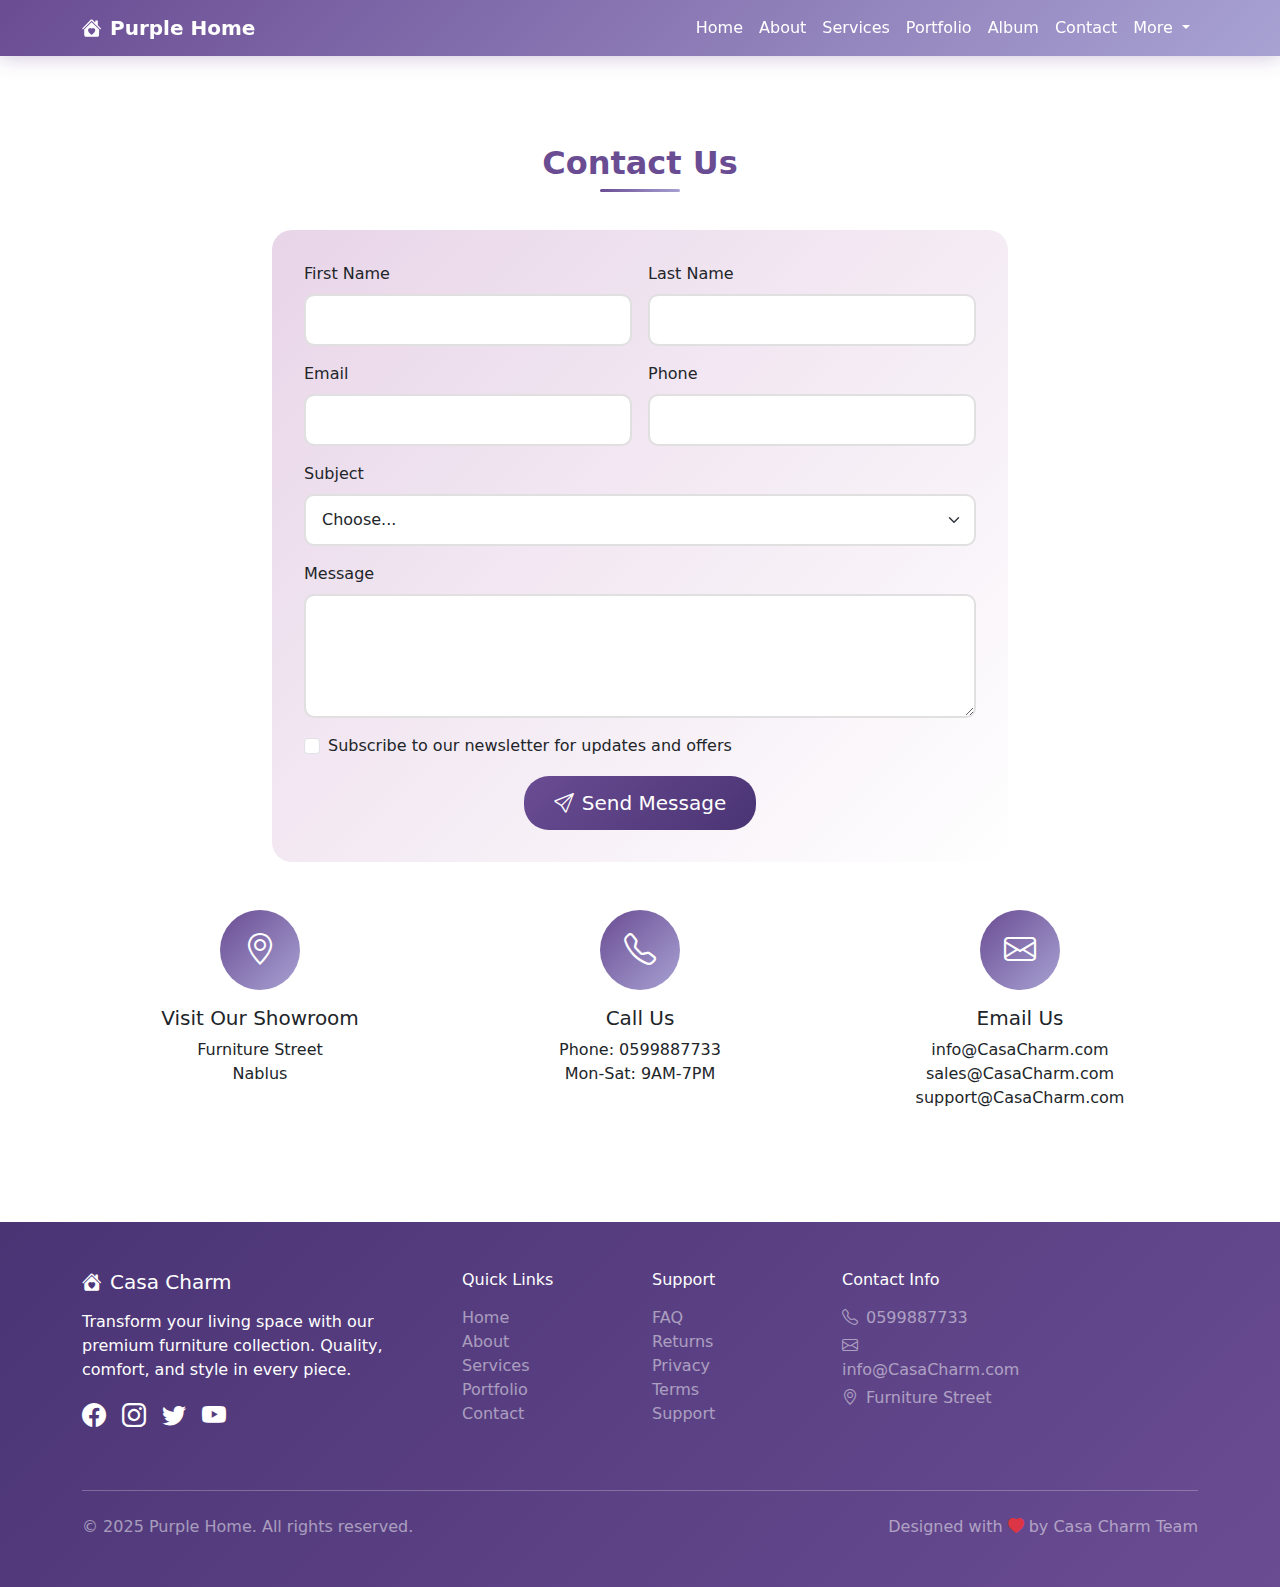
<file: AS2/contact.html>
<!DOCTYPE html>
<html lang="en">
<head>
    <meta charset="UTF-8">
    <meta name="viewport" content="width=device-width, initial-scale=1.0">
    <title>Purple Home - Premium Furniture Store</title>
    <link href="https://cdn.jsdelivr.net/npm/bootstrap@5.3.0/dist/css/bootstrap.min.css" rel="stylesheet">
    <link href="https://cdn.jsdelivr.net/npm/bootstrap-icons@1.10.0/font/bootstrap-icons.css" rel="stylesheet">
    <link rel="stylesheet" href="styles.css">
</head>
<body>
    <!-- Navigation -->
    <nav class="navbar navbar-expand-lg fixed-top">
        <div class="container">
            <a class="navbar-brand fw-bold" href="#home">
                <i class="bi bi-house-heart-fill me-2"></i>Purple Home
            </a>

            <input type="checkbox" id="menu-toggle" class="menu-checkbox">
            <label for="menu-toggle" class="menu-icon">
                <span></span>
                <span></span>
                <span></span>
            </label>
            
            <div class="menu-overlay"></div>
            
            <div class="navbar-collapse" id="navbarNav">
                <ul class="navbar-nav ms-auto">
                    <li class="nav-item"><a class="nav-link" href="index.html">Home</a></li>
                    <li class="nav-item"><a class="nav-link" href="about.html">About</a></li>
                    <li class="nav-item"><a class="nav-link" href="services.html">Services</a></li>
                    <li class="nav-item"><a class="nav-link" href="portfolio.html">Portfolio</a></li>
                    <li class="nav-item"><a class="nav-link" href="album.html">Album</a></li>
                    <li class="nav-item"><a class="nav-link" href="contact.html">Contact</a></li>
                    <li class="nav-item dropdown">
                        <a class="nav-link dropdown-toggle" href="#" role="button">
                            More
                        </a>
                        <ul class="dropdown-menu">
                            <li><a class="dropdown-item" href="privacy.html">Privacy Policy</a></li>
                            <li><a class="dropdown-item" href="returns.html">Return Policy</a></li>
                            <li><a class="dropdown-item" href="terms.html">Terms & Conditions</a></li>
                            <li><a class="dropdown-item" href="faq.html">FAQ</a></li>
                        </ul>
                    </li>
                </ul>
            </div>
        </div>
    </nav>
<!-- Contact Section -->
<section id="contact" class="py-5 mt-5">
    <div class="container py-5">
        <h2 class="text-center section-title">Contact Us</h2>
        <div class="row">
            <div class="col-lg-8 mx-auto">
                <div class="contact-form">
                    <form class="row g-3" action="#" method="post">
                        <div class="col-md-6">
                            <label for="firstName" class="form-label">First Name</label>
                            <input type="text" class="form-control" id="firstName" name="firstName" required>
                        </div>
                        <div class="col-md-6">
                            <label for="lastName" class="form-label">Last Name</label>
                            <input type="text" class="form-control" id="lastName" name="lastName" required>
                        </div>
                        <div class="col-md-6">
                            <label for="email" class="form-label">Email</label>
                            <input type="email" class="form-control" id="email" name="email" required>
                        </div>
                        <div class="col-md-6">
                            <label for="phone" class="form-label">Phone</label>
                            <input type="tel" class="form-control" id="phone" name="phone">
                        </div>
                        <div class="col-12">
                            <label for="subject" class="form-label">Subject</label>
                            <select class="form-select" id="subject" name="subject">
                                <option value="">Choose...</option>
                                <option value="general">General Inquiry</option>
                                <option value="product">Product Information</option>
                                <option value="custom">Custom Design</option>
                                <option value="support">Support</option>
                            </select>
                        </div>
                        <div class="col-12">
                            <label for="message" class="form-label">Message</label>
                            <textarea class="form-control" id="message" name="message" rows="4" required></textarea>
                        </div>
                        <div class="col-12">
                            <div class="form-check">
                                <input class="form-check-input" type="checkbox" id="newsletter" name="newsletter" value="yes">
                                <label class="form-check-label" for="newsletter">
                                    Subscribe to our newsletter for updates and offers
                                </label>
                            </div>
                        </div>
                        <div class="col-12 text-center">
                            <button type="submit" class="btn btn-purple btn-lg">
                                <i class="bi bi-send me-2"></i>Send Message
                            </button>
                        </div>
                    </form>
                </div>
            </div>
        </div>
        
        <div class="row mt-5">
            <div class="col-lg-4 text-center">
                <div class="feature-icon mb-3">
                    <i class="bi bi-geo-alt"></i>
                </div>
                <h5>Visit Our Showroom</h5>
                <p>Furniture Street<br>Nablus</p>
            </div>
            <div class="col-lg-4 text-center">
                <div class="feature-icon mb-3">
                    <i class="bi bi-telephone"></i>
                </div>
                <h5>Call Us</h5>
                <p>Phone: 0599887733<br>Mon-Sat: 9AM-7PM</p>
            </div>
            <div class="col-lg-4 text-center">
                <div class="feature-icon mb-3">
                    <i class="bi bi-envelope"></i>
                </div>
                <h5>Email Us</h5>
                <p>info@CasaCharm.com<br>sales@CasaCharm.com<br>support@CasaCharm.com</p>
            </div>
        </div>
    </div>
</section>
     <!-- Footer -->
    <footer class="footer py-5">
        <div class="container">
            <div class="row">
                <div class="col-lg-4 mb-4">
                    <h5 class="mb-3">
                        <i class="bi bi-house-heart-fill me-2"></i>Casa Charm
                    </h5>
                    <p>Transform your living space with our premium furniture collection. Quality, comfort, and style in every piece.</p>
                    <div class="d-flex gap-3">
                        <a href="#" class="text-white"><i class="bi bi-facebook fs-4"></i></a>
                        <a href="#" class="text-white"><i class="bi bi-instagram fs-4"></i></a>
                        <a href="#" class="text-white"><i class="bi bi-twitter fs-4"></i></a>
                        <a href="#" class="text-white"><i class="bi bi-youtube fs-4"></i></a>
                    </div>
                </div>
                <div class="col-lg-2 col-md-6 mb-4">
                    <h6 class="mb-3">Quick Links</h6>
                    <ul class="list-unstyled">
                        <li><a href="index.html" class="text-white-50 text-decoration-none">Home</a></li>
                        <li><a href="about.html" class="text-white-50 text-decoration-none">About</a></li>
                        <li><a href="services.html" class="text-white-50 text-decoration-none">Services</a></li>
                        <li><a href="portfolio.html" class="text-white-50 text-decoration-none">Portfolio</a></li>
                        <li><a href="contact.html" class="text-white-50 text-decoration-none">Contact</a></li>
                    </ul>
                </div>

                <div class="col-lg-2 col-md-6 mb-4">
                    <h6 class="mb-3">Support</h6>
                    <ul class="list-unstyled">
                        <li><a href="faq.html" class="text-white-50 text-decoration-none">FAQ</a></li>
                        <li><a href="returns.html" class="text-white-50 text-decoration-none">Returns</a></li>
                        <li><a href="privacy.html" class="text-white-50 text-decoration-none">Privacy</a></li>
                        <li><a href="terms.html" class="text-white-50 text-decoration-none">Terms</a></li>
                        <li><a href="contact.html" class="text-white-50 text-decoration-none">Support</a></li>
                    </ul>
                </div>
                <div class="col-lg-2 col-md-6 mb-4">
                    <h6 class="mb-3">Contact Info</h6>
                    <p class="text-white-50 mb-1">
                        <i class="bi bi-telephone me-2"></i>0599887733
                    </p>
                    <p class="text-white-50 mb-1">
                        <i class="bi bi-envelope me-2"></i>info@CasaCharm.com
                    </p>
                    <p class="text-white-50 mb-0">
                        <i class="bi bi-geo-alt me-2"></i>Furniture Street
                    </p>
                </div>
            </div>
            <hr class="my-4">
            <div class="row align-items-center">
                <div class="col-md-6">
                    <p class="text-white-50 mb-0">&copy; 2025 Purple Home. All rights reserved.</p>
                </div>
                <div class="col-md-6 text-md-end">
                    <p class="text-white-50 mb-0">Designed with <i class="bi bi-heart-fill text-danger"></i> by Casa Charm Team</p>
                </div>
            </div>
        </div>
    </footer>
</body>
</html>
</file>
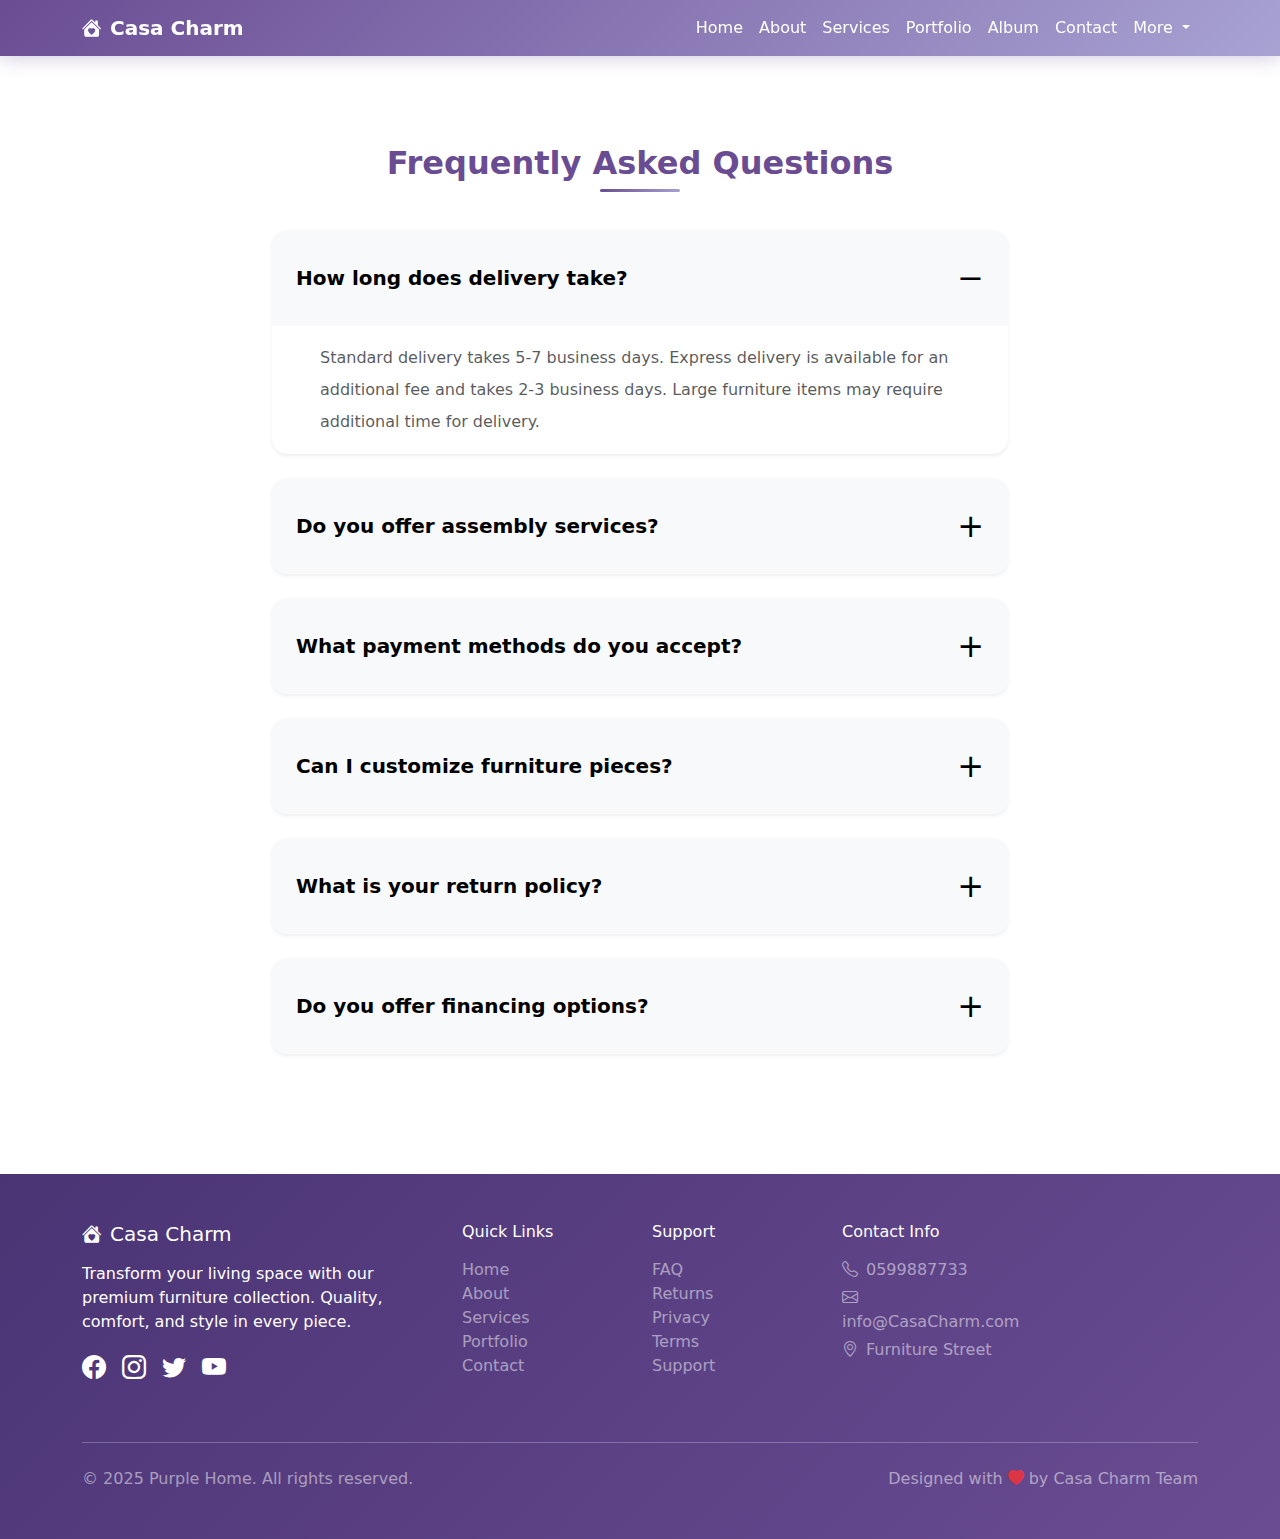
<file: AS2/faq.html>
<!DOCTYPE html>
<html lang="en">
<head>
    <meta charset="UTF-8">
    <meta name="viewport" content="width=device-width, initial-scale=1.0">
    <title>Purple Home - Premium Furniture Store</title>
    <link href="https://cdn.jsdelivr.net/npm/bootstrap@5.3.0/dist/css/bootstrap.min.css" rel="stylesheet">
    <link href="https://cdn.jsdelivr.net/npm/bootstrap-icons@1.10.0/font/bootstrap-icons.css" rel="stylesheet">
    <link rel="stylesheet" href="styles.css">
    
</head>
<body>
    <!-- Navigation -->
    <nav class="navbar navbar-expand-lg fixed-top">
        <div class="container">
            <a class="navbar-brand fw-bold" href="#home">
                <i class="bi bi-house-heart-fill me-2"></i>Casa Charm
            </a>

            <input type="checkbox" id="menu-toggle" class="menu-checkbox">
            <label for="menu-toggle" class="menu-icon">
                <span></span>
                <span></span>
                <span></span>
            </label>
            
            <div class="menu-overlay"></div>
            
            <div class="navbar-collapse" id="navbarNav">
                <ul class="navbar-nav ms-auto">
                    <li class="nav-item"><a class="nav-link" href="index.html">Home</a></li>
                    <li class="nav-item"><a class="nav-link" href="about.html">About</a></li>
                    <li class="nav-item"><a class="nav-link" href="services.html">Services</a></li>
                    <li class="nav-item"><a class="nav-link" href="portfolio.html">Portfolio</a></li>
                    <li class="nav-item"><a class="nav-link" href="album.html">Album</a></li>
                    <li class="nav-item"><a class="nav-link" href="contact.html">Contact</a></li>
                    <li class="nav-item dropdown">
                        <a class="nav-link dropdown-toggle" href="#" role="button">
                            More
                        </a>
                        <ul class="dropdown-menu">
                            <li><a class="dropdown-item" href="privacy.html">Privacy Policy</a></li>
                            <li><a class="dropdown-item" href="returns.html">Return Policy</a></li>
                            <li><a class="dropdown-item" href="terms.html">Terms & Conditions</a></li>
                            <li><a class="dropdown-item" href="faq.html">FAQ</a></li>
                        </ul>
                    </li>
                </ul>
            </div>
        </div>
    </nav>
           <!-- FAQ Section -->
    <section class="py-5 mt-5 ">
        <div class="container py-5">
            <div class="row">
                <div class="col-12">
                    <h2 class="text-center section-title ">Frequently Asked Questions</h2>
                </div>
            </div>
            
            <div class="row justify-content-center">
                <div class="col-lg-8 col-md-10">

                    <div class="card mb-4 border-0 shadow-sm rounded-4 overflow-hidden ">
                        <div class="card-header border-0 p-0 bg-transparent">
                            <input type="checkbox" id="faq1" class="faq-checkbox" checked>
                            <label for="faq1" class="btn btn-light w-100 text-start p-4 border-0 rounded-0 fw-semibold fs-5 d-flex justify-content-between align-items-center">
                                <span class="text-purple">How long does delivery take?</span>
                                <span class="plus-icon fs-2 text-purple fw-light"></span>
                            </label>
                            <div class="collapse-content bg-white text-muted lh-lg">
                                <div class="px-4">
                                    Standard delivery takes 5-7 business days. Express delivery is available for an additional fee and takes 2-3 business days. Large furniture items may require additional time for delivery.
                                </div>
                            </div>
                        </div>
                    </div>

                    <div class="card mb-4 border-0 shadow-sm rounded-4 overflow-hidden">
                        <div class="card-header border-0 p-0 bg-transparent">
                            <input type="checkbox" id="faq2" class="faq-checkbox">
                            <label for="faq2" class="btn btn-light w-100 text-start p-4 border-0 rounded-0 fw-semibold fs-5 d-flex justify-content-between align-items-center">
                                <span class="text-purple">Do you offer assembly services?</span>
                                <span class="plus-icon fs-2 text-purple fw-light"></span>
                            </label>
                            <div class="collapse-content bg-white text-muted lh-lg">
                                <div class="px-4">
                                    Yes, we offer professional assembly services for an additional fee. Our trained technicians will assemble your furniture at your home and ensure everything is set up properly.
                                </div>
                            </div>
                        </div>
                    </div>

                    <div class="card mb-4 border-0 shadow-sm rounded-4 overflow-hidden">
                        <div class="card-header border-0 p-0 bg-transparent">
                            <input type="checkbox" id="faq3" class="faq-checkbox">
                            <label for="faq3" class="btn btn-light w-100 text-start p-4 border-0 rounded-0 fw-semibold fs-5 d-flex justify-content-between align-items-center">
                                <span class="text-purple">What payment methods do you accept?</span>
                                <span class="plus-icon fs-2 text-purple fw-light"></span>
                            </label>
                            <div class="collapse-content bg-white text-muted lh-lg">
                                <div class="px-4">
                                    We accept all major credit cards (Visa, MasterCard, American Express), PayPal, and bank transfers. We also offer financing options for purchases over $500.
                                </div>
                            </div>
                        </div>
                    </div>

                    <div class="card mb-4 border-0 shadow-sm rounded-4 overflow-hidden">
                        <div class="card-header border-0 p-0 bg-transparent">
                            <input type="checkbox" id="faq4" class="faq-checkbox">
                            <label for="faq4" class="btn btn-light w-100 text-start p-4 border-0 rounded-0 fw-semibold fs-5 d-flex justify-content-between align-items-center">
                                <span class="text-purple">Can I customize furniture pieces?</span>
                                <span class="plus-icon fs-2 text-purple fw-light"></span>
                            </label>
                            <div class="collapse-content bg-white text-muted lh-lg">
                                <div class="px-4">
                                    Yes, we offer customization services for many of our furniture pieces. You can choose different colors, fabrics, sizes, and finishes. Custom orders typically take 2-4 weeks to complete.
                                </div>
                            </div>
                        </div>
                    </div>

                    <div class="card mb-4 border-0 shadow-sm rounded-4 overflow-hidden">
                        <div class="card-header border-0 p-0 bg-transparent">
                            <input type="checkbox" id="faq5" class="faq-checkbox">
                            <label for="faq5" class="btn btn-light w-100 text-start p-4 border-0 rounded-0 fw-semibold fs-5 d-flex justify-content-between align-items-center">
                                <span class="text-purple">What is your return policy?</span>
                                <span class="plus-icon fs-2 text-purple fw-light"></span>
                            </label>
                            <div class="collapse-content bg-white text-muted lh-lg">
                                <div class="px-4">
                                    We offer a 30-day return policy for most items in original condition. Custom-made furniture is non-returnable unless defective. All returns must be in original packaging and condition.
                                </div>
                            </div>
                        </div>
                    </div>

                    <div class="card mb-4 border-0 shadow-sm rounded-4 overflow-hidden">
                        <div class="card-header border-0 p-0 bg-transparent">
                            <input type="checkbox" id="faq6" class="faq-checkbox">
                            <label for="faq6" class="btn btn-light w-100 text-start p-4 border-0 rounded-0 fw-semibold fs-5 d-flex justify-content-between align-items-center">
                                <span class="text-purple">Do you offer financing options?</span>
                                <span class="plus-icon fs-2 text-purple fw-light"></span>
                            </label>
                            <div class="collapse-content bg-white text-muted lh-lg">
                                <div class="px-4">
                                    Yes, we offer flexible financing options with 0% interest for qualified customers. We partner with leading financial institutions to provide convenient payment plans. Contact our sales team for more details.
                                </div>
                            </div>
                        </div>
                    </div>

                </div>
            </div>
        </div>
    </section>
          <!-- Footer -->
    <footer class="footer py-5">
        <div class="container">
            <div class="row">
                <div class="col-lg-4 mb-4">
                    <h5 class="mb-3">
                        <i class="bi bi-house-heart-fill me-2"></i>Casa Charm
                    </h5>
                    <p>Transform your living space with our premium furniture collection. Quality, comfort, and style in every piece.</p>
                    <div class="d-flex gap-3">
                        <a href="#" class="text-white"><i class="bi bi-facebook fs-4"></i></a>
                        <a href="#" class="text-white"><i class="bi bi-instagram fs-4"></i></a>
                        <a href="#" class="text-white"><i class="bi bi-twitter fs-4"></i></a>
                        <a href="#" class="text-white"><i class="bi bi-youtube fs-4"></i></a>
                    </div>
                </div>
                <div class="col-lg-2 col-md-6 mb-4">
                    <h6 class="mb-3">Quick Links</h6>
                    <ul class="list-unstyled">
                        <li><a href="index.html" class="text-white-50 text-decoration-none">Home</a></li>
                        <li><a href="about.html" class="text-white-50 text-decoration-none">About</a></li>
                        <li><a href="services.html" class="text-white-50 text-decoration-none">Services</a></li>
                        <li><a href="portfolio.html" class="text-white-50 text-decoration-none">Portfolio</a></li>
                        <li><a href="contact.html" class="text-white-50 text-decoration-none">Contact</a></li>
                    </ul>
                </div>

                <div class="col-lg-2 col-md-6 mb-4">
                    <h6 class="mb-3">Support</h6>
                    <ul class="list-unstyled">
                        <li><a href="faq.html" class="text-white-50 text-decoration-none">FAQ</a></li>
                        <li><a href="returns.html" class="text-white-50 text-decoration-none">Returns</a></li>
                        <li><a href="privacy.html" class="text-white-50 text-decoration-none">Privacy</a></li>
                        <li><a href="terms.html" class="text-white-50 text-decoration-none">Terms</a></li>
                        <li><a href="contact.html" class="text-white-50 text-decoration-none">Support</a></li>
                    </ul>
                </div>
                <div class="col-lg-2 col-md-6 mb-4">
                    <h6 class="mb-3">Contact Info</h6>
                    <p class="text-white-50 mb-1">
                        <i class="bi bi-telephone me-2"></i>0599887733
                    </p>
                    <p class="text-white-50 mb-1">
                        <i class="bi bi-envelope me-2"></i>info@CasaCharm.com
                    </p>
                    <p class="text-white-50 mb-0">
                        <i class="bi bi-geo-alt me-2"></i>Furniture Street
                    </p>
                </div>
            </div>
            <hr class="my-4">
            <div class="row align-items-center">
                <div class="col-md-6">
                    <p class="text-white-50 mb-0">&copy; 2025 Purple Home. All rights reserved.</p>
                </div>
                <div class="col-md-6 text-md-end">
                    <p class="text-white-50 mb-0">Designed with <i class="bi bi-heart-fill text-danger"></i> by Casa Charm Team</p>
                </div>
            </div>
        </div>
    </footer>
</body>
</html>
</file>
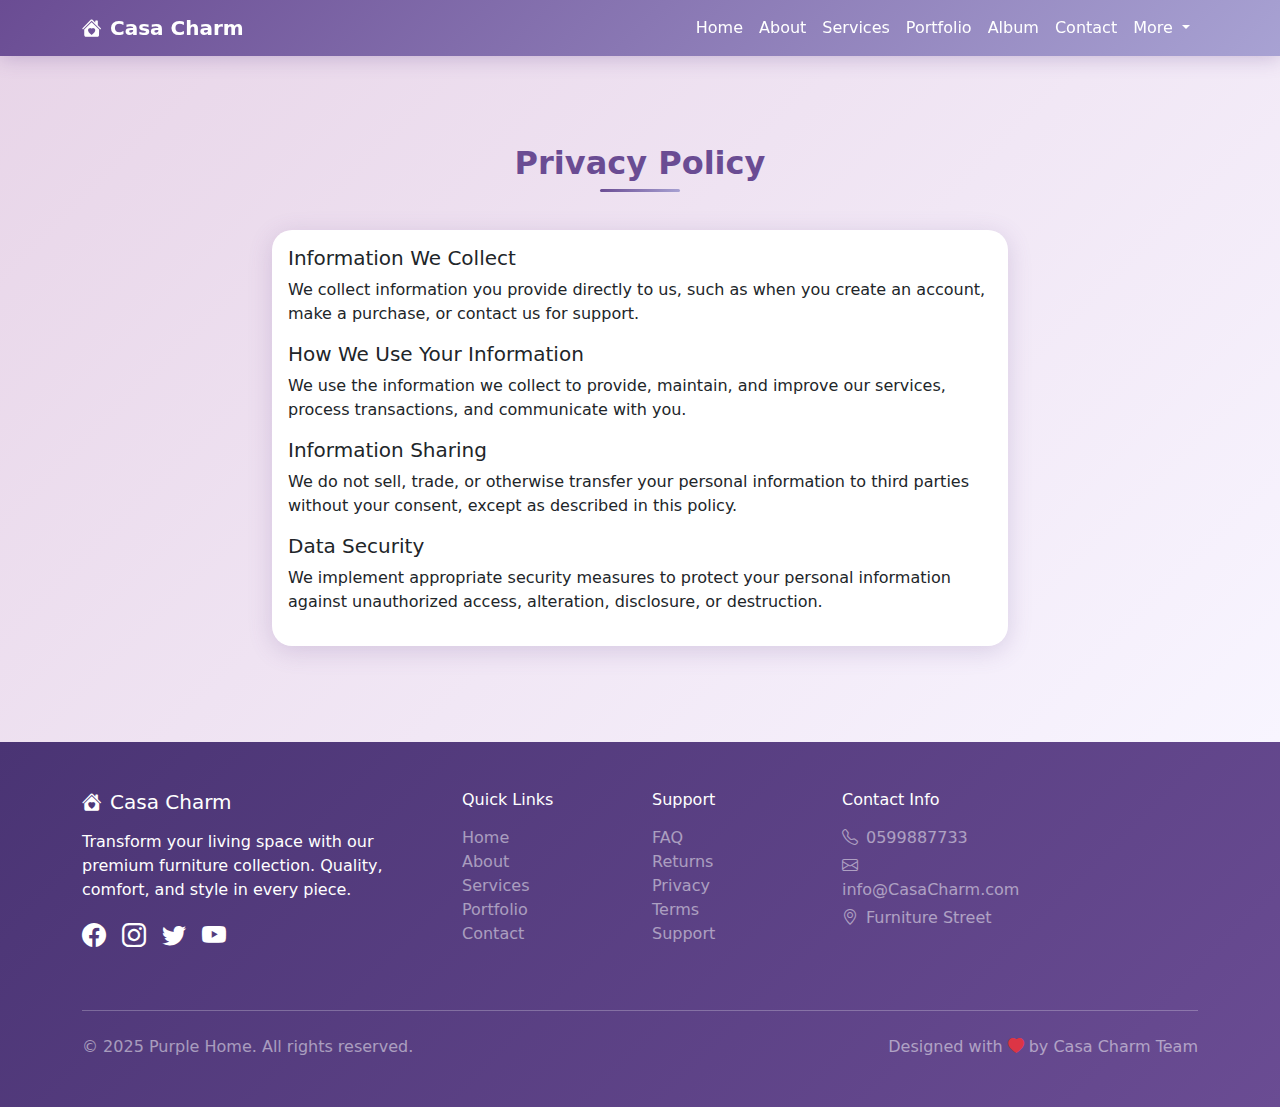
<file: AS2/privacy.html>
<!DOCTYPE html>
<html lang="en">
<head>
    <meta charset="UTF-8">
    <meta name="viewport" content="width=device-width, initial-scale=1.0">
    <title>Purple Home - Premium Furniture Store</title>
    <link href="https://cdn.jsdelivr.net/npm/bootstrap@5.3.0/dist/css/bootstrap.min.css" rel="stylesheet">
    <link href="https://cdn.jsdelivr.net/npm/bootstrap-icons@1.10.0/font/bootstrap-icons.css" rel="stylesheet">
    <link rel="stylesheet" href="styles.css">
</head>
<body>
    <!-- Navigation -->
    <nav class="navbar navbar-expand-lg fixed-top">
        <div class="container">
            <a class="navbar-brand fw-bold" href="#home">
                <i class="bi bi-house-heart-fill me-2"></i>Casa Charm
            </a>

            <input type="checkbox" id="menu-toggle" class="menu-checkbox">
            <label for="menu-toggle" class="menu-icon">
                <span></span>
                <span></span>
                <span></span>
            </label>
            
            <div class="menu-overlay"></div>
            
            <div class="navbar-collapse" id="navbarNav">
                <ul class="navbar-nav ms-auto">
                    <li class="nav-item"><a class="nav-link" href="index.html">Home</a></li>
                    <li class="nav-item"><a class="nav-link" href="about.html">About</a></li>
                    <li class="nav-item"><a class="nav-link" href="services.html">Services</a></li>
                    <li class="nav-item"><a class="nav-link" href="portfolio.html">Portfolio</a></li>
                    <li class="nav-item"><a class="nav-link" href="album.html">Album</a></li>
                    <li class="nav-item"><a class="nav-link" href="contact.html">Contact</a></li>
                    <li class="nav-item dropdown">
                        <a class="nav-link dropdown-toggle" href="#" role="button">
                            More
                        </a>
                        <ul class="dropdown-menu">
                            <li><a class="dropdown-item" href="privacy.html">Privacy Policy</a></li>
                            <li><a class="dropdown-item" href="returns.html">Return Policy</a></li>
                            <li><a class="dropdown-item" href="terms.html">Terms & Conditions</a></li>
                            <li><a class="dropdown-item" href="faq.html">FAQ</a></li>
                        </ul>
                    </li>
                </ul>
            </div>
        </div>
    </nav>
    <!-- Privacy Section -->
    <section id="privacy" class="py-5 mt-5 bg-light-purple">
        <div class="container py-5">
            <h2 class="section-title text-center">Privacy Policy</h2>
            <div class="row">
                <div class="col-lg-8 mx-auto">
                    <div class="card">
                        <div class="card-body">
                            <h5>Information We Collect</h5>
                            <p>We collect information you provide directly to us, such as when you create an account, make a purchase, or contact us for support.</p>
                            
                            <h5>How We Use Your Information</h5>
                            <p>We use the information we collect to provide, maintain, and improve our services, process transactions, and communicate with you.</p>
                            
                            <h5>Information Sharing</h5>
                            <p>We do not sell, trade, or otherwise transfer your personal information to third parties without your consent, except as described in this policy.</p>
                            
                            <h5>Data Security</h5>
                            <p>We implement appropriate security measures to protect your personal information against unauthorized access, alteration, disclosure, or destruction.</p>
                        </div>
                    </div>
                </div>
            </div>
        </div>
    </section>
          <!-- Footer -->
    <footer class="footer py-5">
        <div class="container">
            <div class="row">
                <div class="col-lg-4 mb-4">
                    <h5 class="mb-3">
                        <i class="bi bi-house-heart-fill me-2"></i>Casa Charm
                    </h5>
                    <p>Transform your living space with our premium furniture collection. Quality, comfort, and style in every piece.</p>
                    <div class="d-flex gap-3">
                        <a href="#" class="text-white"><i class="bi bi-facebook fs-4"></i></a>
                        <a href="#" class="text-white"><i class="bi bi-instagram fs-4"></i></a>
                        <a href="#" class="text-white"><i class="bi bi-twitter fs-4"></i></a>
                        <a href="#" class="text-white"><i class="bi bi-youtube fs-4"></i></a>
                    </div>
                </div>
                <div class="col-lg-2 col-md-6 mb-4">
                    <h6 class="mb-3">Quick Links</h6>
                    <ul class="list-unstyled">
                        <li><a href="index.html" class="text-white-50 text-decoration-none">Home</a></li>
                        <li><a href="about.html" class="text-white-50 text-decoration-none">About</a></li>
                        <li><a href="services.html" class="text-white-50 text-decoration-none">Services</a></li>
                        <li><a href="portfolio.html" class="text-white-50 text-decoration-none">Portfolio</a></li>
                        <li><a href="contact.html" class="text-white-50 text-decoration-none">Contact</a></li>
                    </ul>
                </div>

                <div class="col-lg-2 col-md-6 mb-4">
                    <h6 class="mb-3">Support</h6>
                    <ul class="list-unstyled">
                        <li><a href="faq.html" class="text-white-50 text-decoration-none">FAQ</a></li>
                        <li><a href="returns.html" class="text-white-50 text-decoration-none">Returns</a></li>
                        <li><a href="privacy.html" class="text-white-50 text-decoration-none">Privacy</a></li>
                        <li><a href="terms.html" class="text-white-50 text-decoration-none">Terms</a></li>
                        <li><a href="contact.html" class="text-white-50 text-decoration-none">Support</a></li>
                    </ul>
                </div>
                <div class="col-lg-2 col-md-6 mb-4">
                    <h6 class="mb-3">Contact Info</h6>
                    <p class="text-white-50 mb-1">
                        <i class="bi bi-telephone me-2"></i>0599887733
                    </p>
                    <p class="text-white-50 mb-1">
                        <i class="bi bi-envelope me-2"></i>info@CasaCharm.com
                    </p>
                    <p class="text-white-50 mb-0">
                        <i class="bi bi-geo-alt me-2"></i>Furniture Street
                    </p>
                </div>
            </div>
            <hr class="my-4">
            <div class="row align-items-center">
                <div class="col-md-6">
                    <p class="text-white-50 mb-0">&copy; 2025 Purple Home. All rights reserved.</p>
                </div>
                <div class="col-md-6 text-md-end">
                    <p class="text-white-50 mb-0">Designed with <i class="bi bi-heart-fill text-danger"></i> by Casa Charm Team</p>
                </div>
            </div>
        </div>
    </footer>
</body>
</html>
</file>
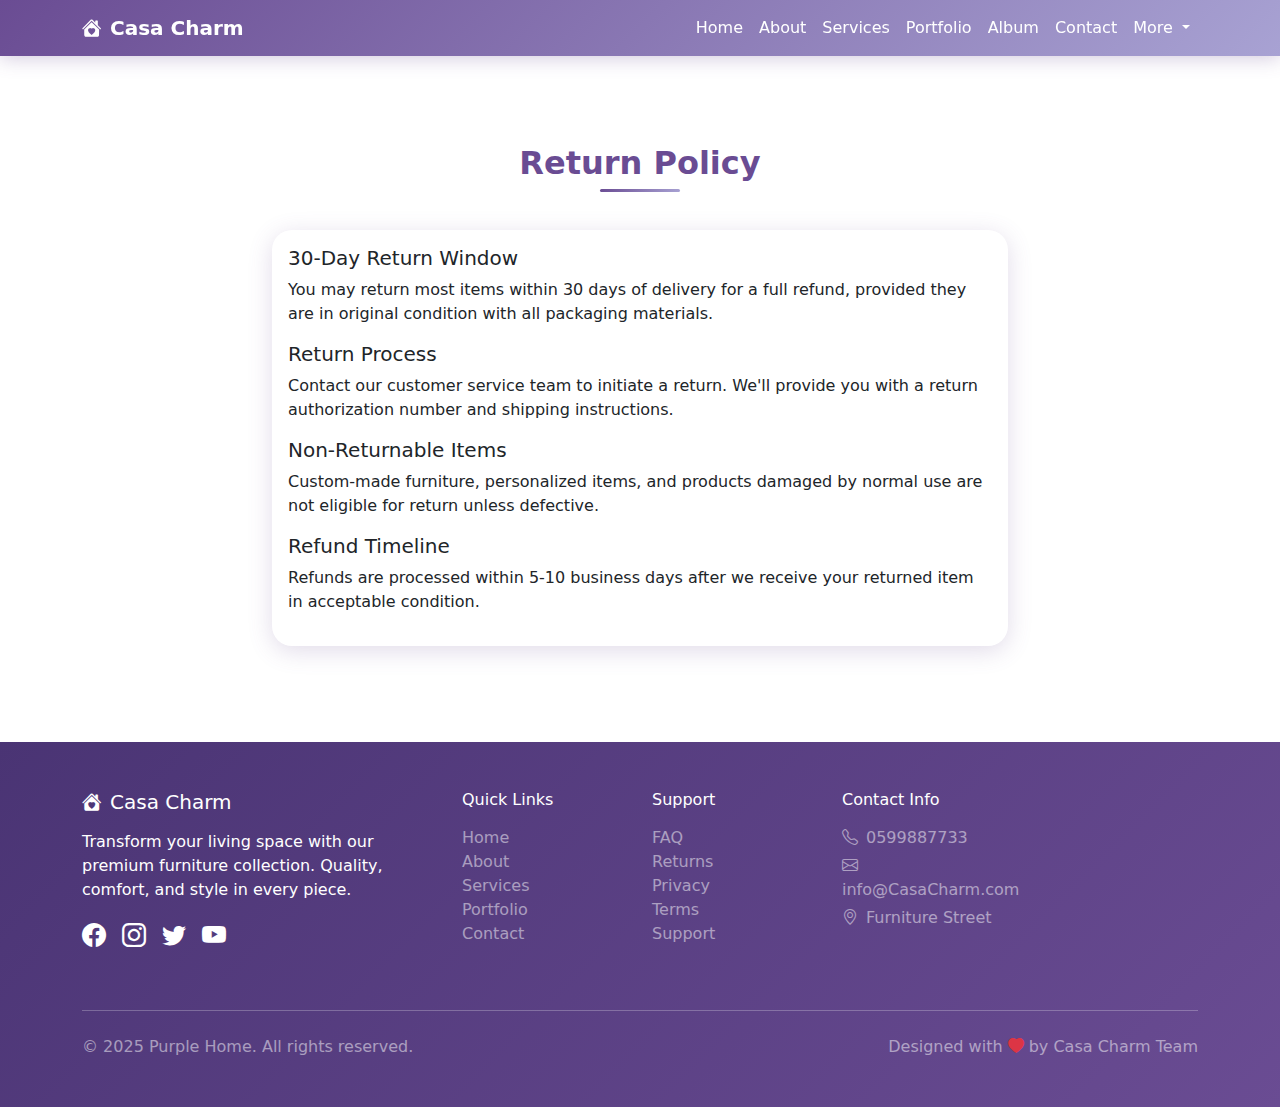
<file: AS2/returns.html>
<!DOCTYPE html>
<html lang="en">
<head>
    <meta charset="UTF-8">
    <meta name="viewport" content="width=device-width, initial-scale=1.0">
    <title>Purple Home - Premium Furniture Store</title>
    <link href="https://cdn.jsdelivr.net/npm/bootstrap@5.3.0/dist/css/bootstrap.min.css" rel="stylesheet">
    <link href="https://cdn.jsdelivr.net/npm/bootstrap-icons@1.10.0/font/bootstrap-icons.css" rel="stylesheet">
    <link rel="stylesheet" href="styles.css">
</head>
<body>
    <!-- Navigation -->
    <nav class="navbar navbar-expand-lg fixed-top">
        <div class="container">
            <a class="navbar-brand fw-bold" href="#home">
                <i class="bi bi-house-heart-fill me-2"></i>Casa Charm
            </a>

            <input type="checkbox" id="menu-toggle" class="menu-checkbox">
            <label for="menu-toggle" class="menu-icon">
                <span></span>
                <span></span>
                <span></span>
            </label>
            
            <div class="menu-overlay"></div>
            
            <div class="navbar-collapse" id="navbarNav">
                <ul class="navbar-nav ms-auto">
                    <li class="nav-item"><a class="nav-link" href="index.html">Home</a></li>
                    <li class="nav-item"><a class="nav-link" href="about.html">About</a></li>
                    <li class="nav-item"><a class="nav-link" href="services.html">Services</a></li>
                    <li class="nav-item"><a class="nav-link" href="portfolio.html">Portfolio</a></li>
                    <li class="nav-item"><a class="nav-link" href="album.html">Album</a></li>
                    <li class="nav-item"><a class="nav-link" href="contact.html">Contact</a></li>
                    <li class="nav-item dropdown">
                        <a class="nav-link dropdown-toggle" href="#" role="button">
                            More
                        </a>
                        <ul class="dropdown-menu">
                            <li><a class="dropdown-item" href="privacy.html">Privacy Policy</a></li>
                            <li><a class="dropdown-item" href="returns.html">Return Policy</a></li>
                            <li><a class="dropdown-item" href="terms.html">Terms & Conditions</a></li>
                            <li><a class="dropdown-item" href="faq.html">FAQ</a></li>
                        </ul>
                    </li>
                </ul>
            </div>
        </div>
    </nav>
<!-- Returns Sections -->
    <section id="returns" class="py-5 mt-5">
        <div class="container py-5">
            <h2 class="section-title text-center">Return Policy</h2>
            <div class="row">
                <div class="col-lg-8 mx-auto">
                    <div class="card">
                        <div class="card-body">
                            <h5>30-Day Return Window</h5>
                            <p>You may return most items within 30 days of delivery for a full refund, provided they are in original condition with all packaging materials.</p>
                            
                            <h5>Return Process</h5>
                            <p>Contact our customer service team to initiate a return. We'll provide you with a return authorization number and shipping instructions.</p>
                            
                            <h5>Non-Returnable Items</h5>
                            <p>Custom-made furniture, personalized items, and products damaged by normal use are not eligible for return unless defective.</p>
                            
                            <h5>Refund Timeline</h5>
                            <p>Refunds are processed within 5-10 business days after we receive your returned item in acceptable condition.</p>
                        </div>
                    </div>
                </div>
            </div>
        </div>
    </section>
          <!-- Footer -->
    <footer class="footer py-5">
        <div class="container">
            <div class="row">
                <div class="col-lg-4 mb-4">
                    <h5 class="mb-3">
                        <i class="bi bi-house-heart-fill me-2"></i>Casa Charm
                    </h5>
                    <p>Transform your living space with our premium furniture collection. Quality, comfort, and style in every piece.</p>
                    <div class="d-flex gap-3">
                        <a href="#" class="text-white"><i class="bi bi-facebook fs-4"></i></a>
                        <a href="#" class="text-white"><i class="bi bi-instagram fs-4"></i></a>
                        <a href="#" class="text-white"><i class="bi bi-twitter fs-4"></i></a>
                        <a href="#" class="text-white"><i class="bi bi-youtube fs-4"></i></a>
                    </div>
                </div>
                <div class="col-lg-2 col-md-6 mb-4">
                    <h6 class="mb-3">Quick Links</h6>
                    <ul class="list-unstyled">
                        <li><a href="index.html" class="text-white-50 text-decoration-none">Home</a></li>
                        <li><a href="about.html" class="text-white-50 text-decoration-none">About</a></li>
                        <li><a href="services.html" class="text-white-50 text-decoration-none">Services</a></li>
                        <li><a href="portfolio.html" class="text-white-50 text-decoration-none">Portfolio</a></li>
                        <li><a href="contact.html" class="text-white-50 text-decoration-none">Contact</a></li>
                    </ul>
                </div>

                <div class="col-lg-2 col-md-6 mb-4">
                    <h6 class="mb-3">Support</h6>
                    <ul class="list-unstyled">
                        <li><a href="faq.html" class="text-white-50 text-decoration-none">FAQ</a></li>
                        <li><a href="returns.html" class="text-white-50 text-decoration-none">Returns</a></li>
                        <li><a href="privacy.html" class="text-white-50 text-decoration-none">Privacy</a></li>
                        <li><a href="terms.html" class="text-white-50 text-decoration-none">Terms</a></li>
                        <li><a href="contact.html" class="text-white-50 text-decoration-none">Support</a></li>
                    </ul>
                </div>
                <div class="col-lg-2 col-md-6 mb-4">
                    <h6 class="mb-3">Contact Info</h6>
                    <p class="text-white-50 mb-1">
                        <i class="bi bi-telephone me-2"></i>0599887733
                    </p>
                    <p class="text-white-50 mb-1">
                        <i class="bi bi-envelope me-2"></i>info@CasaCharm.com
                    </p>
                    <p class="text-white-50 mb-0">
                        <i class="bi bi-geo-alt me-2"></i>Furniture Street
                    </p>
                </div>
            </div>
            <hr class="my-4">
            <div class="row align-items-center">
                <div class="col-md-6">
                    <p class="text-white-50 mb-0">&copy; 2025 Purple Home. All rights reserved.</p>
                </div>
                <div class="col-md-6 text-md-end">
                    <p class="text-white-50 mb-0">Designed with <i class="bi bi-heart-fill text-danger"></i> by Casa Charm Team</p>
                </div>
            </div>
        </div>
    </footer>
</body>
</html>
</file>
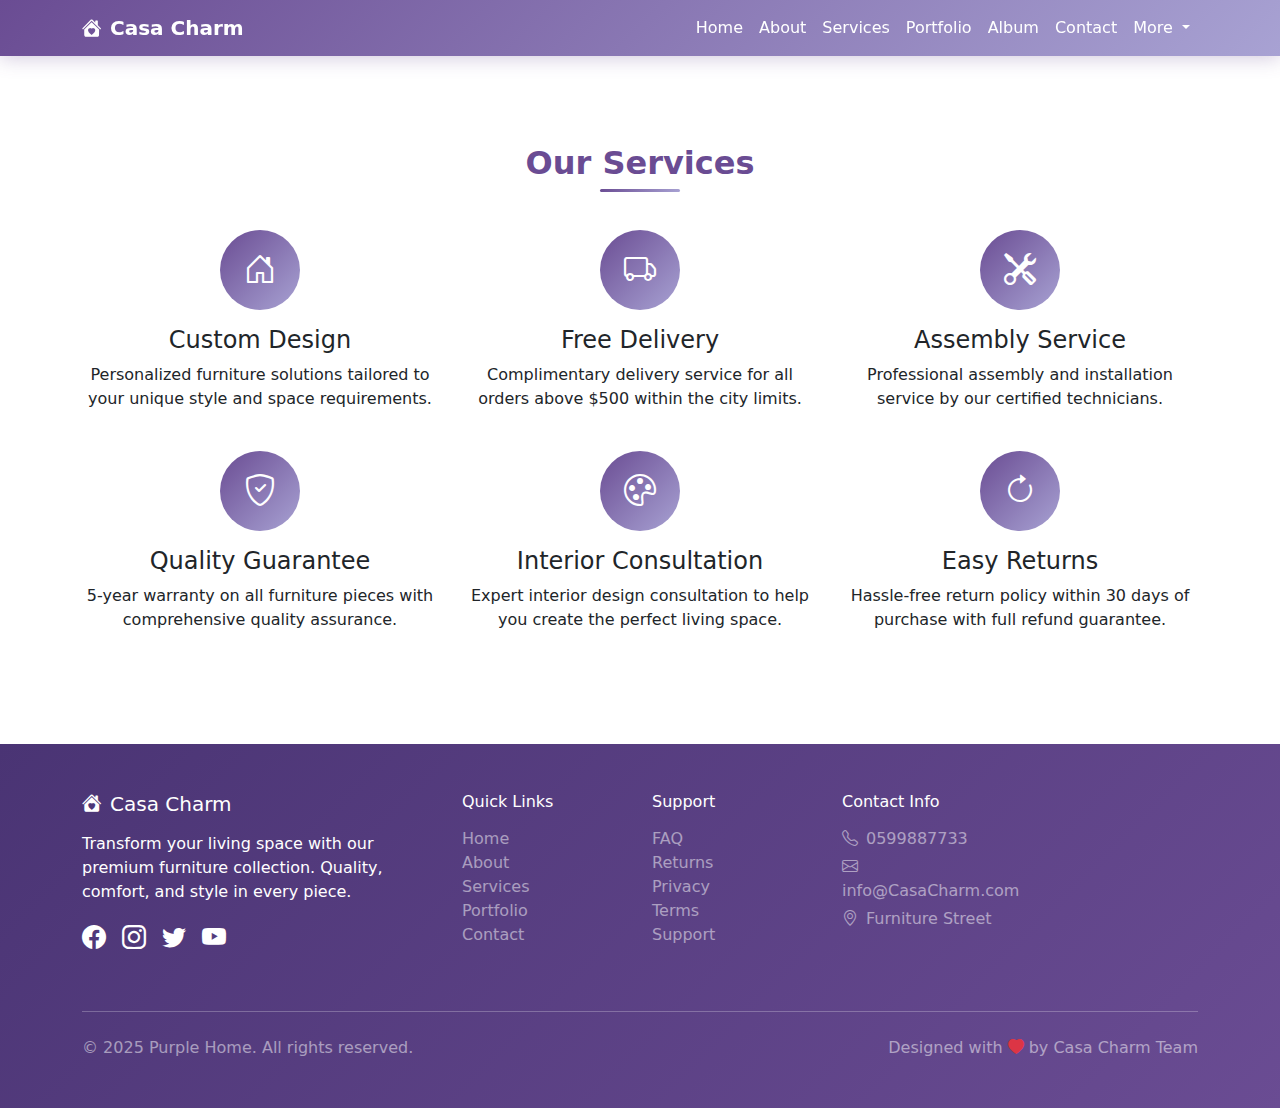
<file: AS2/services.html>
<!DOCTYPE html>
<html lang="en">
<head>
    <meta charset="UTF-8">
    <meta name="viewport" content="width=device-width, initial-scale=1.0">
    <title>Purple Home - Premium Furniture Store</title>
    <link href="https://cdn.jsdelivr.net/npm/bootstrap@5.3.0/dist/css/bootstrap.min.css" rel="stylesheet">
    <link href="https://cdn.jsdelivr.net/npm/bootstrap-icons@1.10.0/font/bootstrap-icons.css" rel="stylesheet">
    <link rel="stylesheet" href="styles.css">
</head>
<body>
    <!-- Navigation -->
    <nav class="navbar navbar-expand-lg fixed-top">
        <div class="container">
            <a class="navbar-brand fw-bold" href="#home">
                <i class="bi bi-house-heart-fill me-2"></i>Casa Charm
            </a>

            <input type="checkbox" id="menu-toggle" class="menu-checkbox">
            <label for="menu-toggle" class="menu-icon">
                <span></span>
                <span></span>
                <span></span>
            </label>
            
            <div class="menu-overlay"></div>
            
            <div class="navbar-collapse" id="navbarNav">
                <ul class="navbar-nav ms-auto">
                    <li class="nav-item"><a class="nav-link" href="index.html">Home</a></li>
                    <li class="nav-item"><a class="nav-link" href="about.html">About</a></li>
                    <li class="nav-item"><a class="nav-link" href="services.html">Services</a></li>
                    <li class="nav-item"><a class="nav-link" href="portfolio.html">Portfolio</a></li>
                    <li class="nav-item"><a class="nav-link" href="album.html">Album</a></li>
                    <li class="nav-item"><a class="nav-link" href="contact.html">Contact</a></li>
                    <li class="nav-item dropdown">
                        <a class="nav-link dropdown-toggle" href="#" role="button">
                            More
                        </a>
                        <ul class="dropdown-menu">
                            <li><a class="dropdown-item" href="privacy.html">Privacy Policy</a></li>
                            <li><a class="dropdown-item" href="returns.html">Return Policy</a></li>
                            <li><a class="dropdown-item" href="terms.html">Terms & Conditions</a></li>
                            <li><a class="dropdown-item" href="faq.html">FAQ</a></li>
                        </ul>
                    </li>
                </ul>
            </div>
        </div>
    </nav>

    <!-- Services Section -->
    <section id="services" class="py-5 mt-5">
        <div class="container py-5">
            <h2 class="text-center section-title">Our Services</h2>
            <div class="row g-4">
                <div class="col-lg-4 col-md-6">
                    <div class="text-center">
                        <div class="feature-icon">
                            <i class="bi bi-house-door"></i>
                        </div>
                        <h4>Custom Design</h4>
                        <p>Personalized furniture solutions tailored to your unique style and space requirements.</p>
                    </div>
                </div>
                <div class="col-lg-4 col-md-6">
                    <div class="text-center">
                        <div class="feature-icon">
                            <i class="bi bi-truck"></i>
                        </div>
                        <h4>Free Delivery</h4>
                        <p>Complimentary delivery service for all orders above $500 within the city limits.</p>
                    </div>
                </div>
                <div class="col-lg-4 col-md-6">
                    <div class="text-center">
                        <div class="feature-icon">
                            <i class="bi bi-tools"></i>
                        </div>
                        <h4>Assembly Service</h4>
                        <p>Professional assembly and installation service by our certified technicians.</p>
                    </div>
                </div>
                <div class="col-lg-4 col-md-6">
                    <div class="text-center">
                        <div class="feature-icon">
                            <i class="bi bi-shield-check"></i>
                        </div>
                        <h4>Quality Guarantee</h4>
                        <p>5-year warranty on all furniture pieces with comprehensive quality assurance.</p>
                    </div>
                </div>
                <div class="col-lg-4 col-md-6">
                    <div class="text-center">
                        <div class="feature-icon">
                            <i class="bi bi-palette"></i>
                        </div>
                        <h4>Interior Consultation</h4>
                        <p>Expert interior design consultation to help you create the perfect living space.</p>
                    </div>
                </div>
                <div class="col-lg-4 col-md-6">
                    <div class="text-center">
                        <div class="feature-icon">
                            <i class="bi bi-arrow-clockwise"></i>
                        </div>
                        <h4>Easy Returns</h4>
                        <p>Hassle-free return policy within 30 days of purchase with full refund guarantee.</p>
                    </div>
                </div>
            </div>
        </div>
    </section>
          <!-- Footer -->
    <footer class="footer py-5">
        <div class="container">
            <div class="row">
                <div class="col-lg-4 mb-4">
                    <h5 class="mb-3">
                        <i class="bi bi-house-heart-fill me-2"></i>Casa Charm
                    </h5>
                    <p>Transform your living space with our premium furniture collection. Quality, comfort, and style in every piece.</p>
                    <div class="d-flex gap-3">
                        <a href="#" class="text-white"><i class="bi bi-facebook fs-4"></i></a>
                        <a href="#" class="text-white"><i class="bi bi-instagram fs-4"></i></a>
                        <a href="#" class="text-white"><i class="bi bi-twitter fs-4"></i></a>
                        <a href="#" class="text-white"><i class="bi bi-youtube fs-4"></i></a>
                    </div>
                </div>
                <div class="col-lg-2 col-md-6 mb-4">
                    <h6 class="mb-3">Quick Links</h6>
                    <ul class="list-unstyled">
                        <li><a href="index.html" class="text-white-50 text-decoration-none">Home</a></li>
                        <li><a href="about.html" class="text-white-50 text-decoration-none">About</a></li>
                        <li><a href="services.html" class="text-white-50 text-decoration-none">Services</a></li>
                        <li><a href="portfolio.html" class="text-white-50 text-decoration-none">Portfolio</a></li>
                        <li><a href="contact.html" class="text-white-50 text-decoration-none">Contact</a></li>
                    </ul>
                </div>

                <div class="col-lg-2 col-md-6 mb-4">
                    <h6 class="mb-3">Support</h6>
                    <ul class="list-unstyled">
                        <li><a href="faq.html" class="text-white-50 text-decoration-none">FAQ</a></li>
                        <li><a href="returns.html" class="text-white-50 text-decoration-none">Returns</a></li>
                        <li><a href="privacy.html" class="text-white-50 text-decoration-none">Privacy</a></li>
                        <li><a href="terms.html" class="text-white-50 text-decoration-none">Terms</a></li>
                        <li><a href="contact.html" class="text-white-50 text-decoration-none">Support</a></li>
                    </ul>
                </div>
                <div class="col-lg-2 col-md-6 mb-4">
                    <h6 class="mb-3">Contact Info</h6>
                    <p class="text-white-50 mb-1">
                        <i class="bi bi-telephone me-2"></i>0599887733
                    </p>
                    <p class="text-white-50 mb-1">
                        <i class="bi bi-envelope me-2"></i>info@CasaCharm.com
                    </p>
                    <p class="text-white-50 mb-0">
                        <i class="bi bi-geo-alt me-2"></i>Furniture Street
                    </p>
                </div>
            </div>
            <hr class="my-4">
            <div class="row align-items-center">
                <div class="col-md-6">
                    <p class="text-white-50 mb-0">&copy; 2025 Purple Home. All rights reserved.</p>
                </div>
                <div class="col-md-6 text-md-end">
                    <p class="text-white-50 mb-0">Designed with <i class="bi bi-heart-fill text-danger"></i> by Casa Charm Team</p>
                </div>
            </div>
        </div>
    </footer>
</body>
</html>
</file>
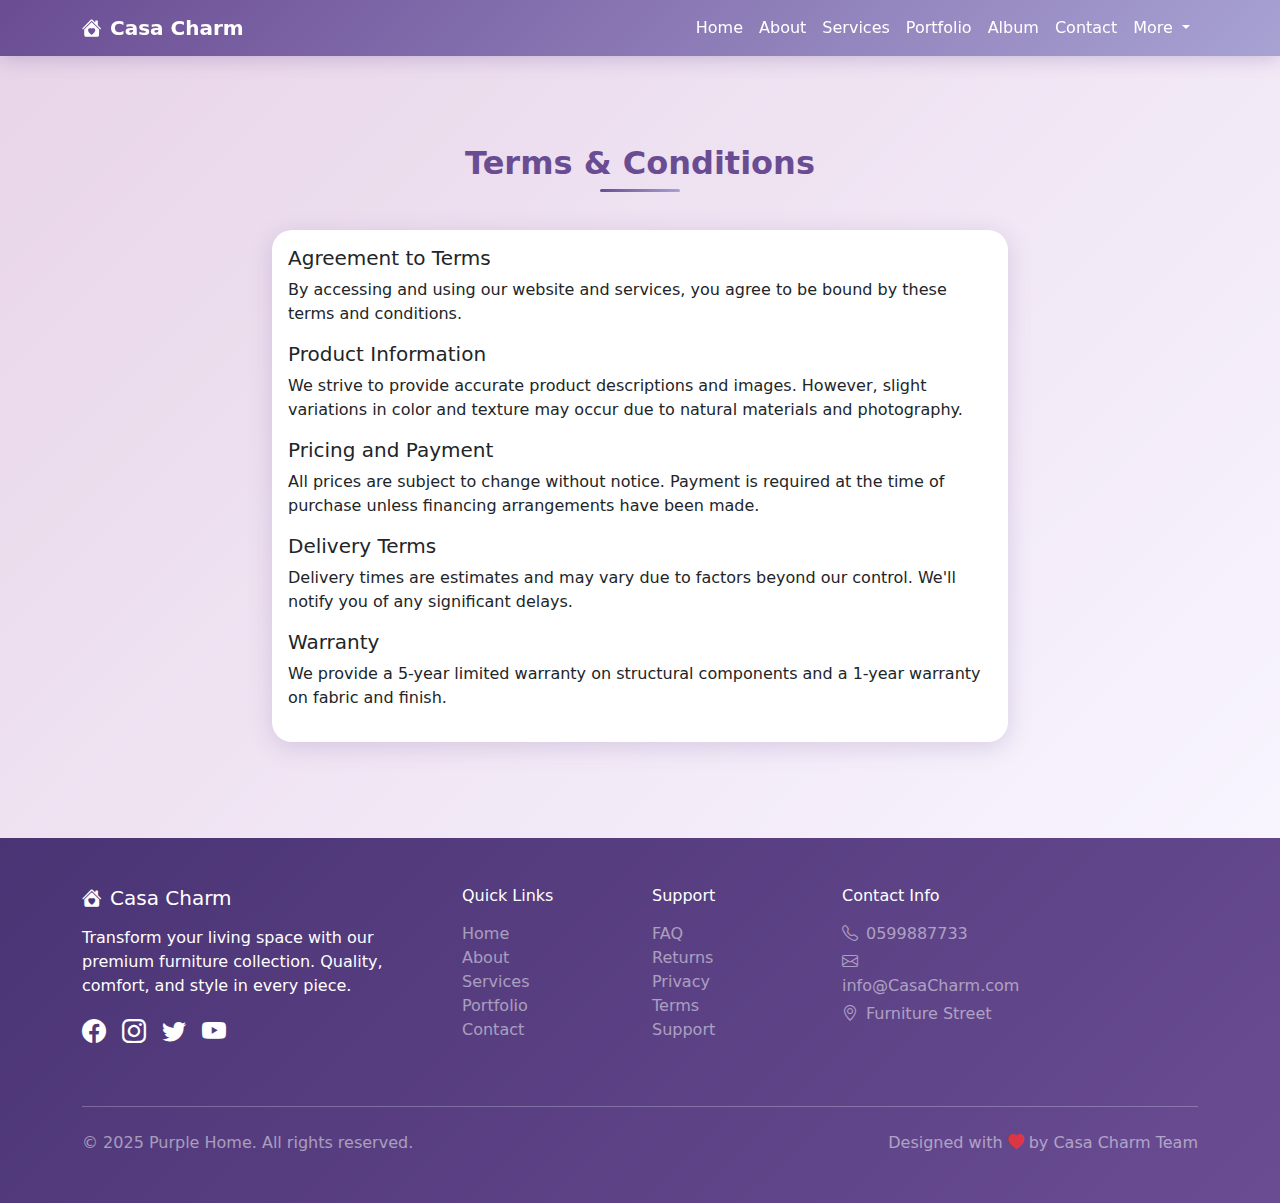
<file: AS2/terms.html>
<!DOCTYPE html>
<html lang="en">
<head>
    <meta charset="UTF-8">
    <meta name="viewport" content="width=device-width, initial-scale=1.0">
    <title>Purple Home - Premium Furniture Store</title>
    <link href="https://cdn.jsdelivr.net/npm/bootstrap@5.3.0/dist/css/bootstrap.min.css" rel="stylesheet">
    <link href="https://cdn.jsdelivr.net/npm/bootstrap-icons@1.10.0/font/bootstrap-icons.css" rel="stylesheet">
    <link rel="stylesheet" href="styles.css">
</head>
<body>
    <!-- Navigation -->
    <nav class="navbar navbar-expand-lg fixed-top">
        <div class="container">
            <a class="navbar-brand fw-bold" href="#home">
                <i class="bi bi-house-heart-fill me-2"></i>Casa Charm
            </a>

            <input type="checkbox" id="menu-toggle" class="menu-checkbox">
            <label for="menu-toggle" class="menu-icon">
                <span></span>
                <span></span>
                <span></span>
            </label>
            
            <div class="menu-overlay"></div>
            
            <div class="navbar-collapse" id="navbarNav">
                <ul class="navbar-nav ms-auto">
                    <li class="nav-item"><a class="nav-link" href="index.html">Home</a></li>
                    <li class="nav-item"><a class="nav-link" href="about.html">About</a></li>
                    <li class="nav-item"><a class="nav-link" href="services.html">Services</a></li>
                    <li class="nav-item"><a class="nav-link" href="portfolio.html">Portfolio</a></li>
                    <li class="nav-item"><a class="nav-link" href="album.html">Album</a></li>
                    <li class="nav-item"><a class="nav-link" href="contact.html">Contact</a></li>
                    <li class="nav-item dropdown">
                        <a class="nav-link dropdown-toggle" href="#" role="button">
                            More
                        </a>
                        <ul class="dropdown-menu">
                            <li><a class="dropdown-item" href="privacy.html">Privacy Policy</a></li>
                            <li><a class="dropdown-item" href="returns.html">Return Policy</a></li>
                            <li><a class="dropdown-item" href="terms.html">Terms & Conditions</a></li>
                            <li><a class="dropdown-item" href="faq.html">FAQ</a></li>
                        </ul>
                    </li>
                </ul>
            </div>
        </div>
    </nav>
<!-- Terms Sections -->
    <section id="terms" class="py-5 mt-5 bg-light-purple">
        <div class="container py-5">
            <h2 class="section-title text-center">Terms & Conditions</h2>
            <div class="row">
                <div class="col-lg-8 mx-auto">
                    <div class="card">
                        <div class="card-body">
                            <h5>Agreement to Terms</h5>
                            <p>By accessing and using our website and services, you agree to be bound by these terms and conditions.</p>
                            
                            <h5>Product Information</h5>
                            <p>We strive to provide accurate product descriptions and images. However, slight variations in color and texture may occur due to natural materials and photography.</p>
                            
                            <h5>Pricing and Payment</h5>
                            <p>All prices are subject to change without notice. Payment is required at the time of purchase unless financing arrangements have been made.</p>
                            
                            <h5>Delivery Terms</h5>
                            <p>Delivery times are estimates and may vary due to factors beyond our control. We'll notify you of any significant delays.</p>
                            
                            <h5>Warranty</h5>
                            <p>We provide a 5-year limited warranty on structural components and a 1-year warranty on fabric and finish.</p>
                        </div>
                    </div>
                </div>
            </div>
        </div>
    </section>
          <!-- Footer -->
    <footer class="footer py-5">
        <div class="container">
            <div class="row">
                <div class="col-lg-4 mb-4">
                    <h5 class="mb-3">
                        <i class="bi bi-house-heart-fill me-2"></i>Casa Charm
                    </h5>
                    <p>Transform your living space with our premium furniture collection. Quality, comfort, and style in every piece.</p>
                    <div class="d-flex gap-3">
                        <a href="#" class="text-white"><i class="bi bi-facebook fs-4"></i></a>
                        <a href="#" class="text-white"><i class="bi bi-instagram fs-4"></i></a>
                        <a href="#" class="text-white"><i class="bi bi-twitter fs-4"></i></a>
                        <a href="#" class="text-white"><i class="bi bi-youtube fs-4"></i></a>
                    </div>
                </div>
                <div class="col-lg-2 col-md-6 mb-4">
                    <h6 class="mb-3">Quick Links</h6>
                    <ul class="list-unstyled">
                        <li><a href="index.html" class="text-white-50 text-decoration-none">Home</a></li>
                        <li><a href="about.html" class="text-white-50 text-decoration-none">About</a></li>
                        <li><a href="services.html" class="text-white-50 text-decoration-none">Services</a></li>
                        <li><a href="portfolio.html" class="text-white-50 text-decoration-none">Portfolio</a></li>
                        <li><a href="contact.html" class="text-white-50 text-decoration-none">Contact</a></li>
                    </ul>
                </div>

                <div class="col-lg-2 col-md-6 mb-4">
                    <h6 class="mb-3">Support</h6>
                    <ul class="list-unstyled">
                        <li><a href="faq.html" class="text-white-50 text-decoration-none">FAQ</a></li>
                        <li><a href="returns.html" class="text-white-50 text-decoration-none">Returns</a></li>
                        <li><a href="privacy.html" class="text-white-50 text-decoration-none">Privacy</a></li>
                        <li><a href="terms.html" class="text-white-50 text-decoration-none">Terms</a></li>
                        <li><a href="contact.html" class="text-white-50 text-decoration-none">Support</a></li>
                    </ul>
                </div>
                <div class="col-lg-2 col-md-6 mb-4">
                    <h6 class="mb-3">Contact Info</h6>
                    <p class="text-white-50 mb-1">
                        <i class="bi bi-telephone me-2"></i>0599887733
                    </p>
                    <p class="text-white-50 mb-1">
                        <i class="bi bi-envelope me-2"></i>info@CasaCharm.com
                    </p>
                    <p class="text-white-50 mb-0">
                        <i class="bi bi-geo-alt me-2"></i>Furniture Street
                    </p>
                </div>
            </div>
            <hr class="my-4">
            <div class="row align-items-center">
                <div class="col-md-6">
                    <p class="text-white-50 mb-0">&copy; 2025 Purple Home. All rights reserved.</p>
                </div>
                <div class="col-md-6 text-md-end">
                    <p class="text-white-50 mb-0">Designed with <i class="bi bi-heart-fill text-danger"></i> by Casa Charm Team</p>
                </div>
            </div>
        </div>
    </footer>
</body>
</html>
</file>
<file: AS2/styles.css>
:root {
            --primary-purple: #6a4c93;
            --light-purple: #a8a2d3;
            --soft-purple: #c9b9dd;
            --lavender: #e8d5e8;
            --deep-purple: #4a3474;
        }

        .menu-checkbox {
            display: none;
        }

        .menu-icon {
            display: none;
            flex-direction: column;
            cursor: pointer;
            padding: 8px;
            background: transparent;
            border: none;
            z-index: 1001;
        }

        .menu-icon span {
            width: 25px;
            height: 3px;
            background: white;
            margin: 3px 0;
            transition: all 0.3s ease;
            border-radius: 2px;
        }

        .menu-checkbox:checked + .menu-icon span:nth-child(1) {
            transform: rotate(45deg) translate(6px, 6px);
        }

        .menu-checkbox:checked + .menu-icon span:nth-child(2) {
            opacity: 0;
        }

        .menu-checkbox:checked + .menu-icon span:nth-child(3) {
            transform: rotate(-45deg) translate(7px, -6px);
        }

        .navbar {
            background: linear-gradient(135deg, var(--primary-purple), var(--light-purple)) !important;
            box-shadow: 0 2px 20px rgba(106, 76, 147, 0.3);
        }

        .navbar-brand, .navbar-nav .nav-link {
            color: white !important;
            transition: all 0.3s ease;
        }

        .navbar-nav .nav-link:hover {
            color: var(--lavender) !important;
            transform: translateY(-2px);
        }

        @media (max-width: 991.98px) {
            .menu-icon {
                display: flex;
            }

            .navbar-collapse {
                position: fixed;
                top: 0;
                right: -100%;
                width: 300px;
                height: 100vh;
                background: linear-gradient(135deg, var(--primary-purple), var(--light-purple));
                transition: right 0.3s ease;
                z-index: 1000;
                padding-top: 80px;
                box-shadow: -5px 0 15px rgba(0,0,0,0.1);
            }

            .menu-checkbox:checked ~ .navbar-collapse {
                right: 0;
            }

            .navbar-nav {
                flex-direction: column;
                padding: 20px;
            }

            .navbar-nav .nav-item {
                margin: 10px 0;
            }

            .navbar-nav .nav-link {
                font-size: 1.1rem;
                padding: 15px 20px !important;
                border-radius: 10px;
                transition: all 0.3s ease;
                display: block;
            }

            .navbar-nav .nav-link:hover {
                background: rgba(255, 255, 255, 0.1);
                transform: translateX(10px);
            }

            .dropdown-menu {
                position: static !important;
                background: rgba(255, 255, 255, 0.1) !important;
                border: none !important;
                box-shadow: none !important;
                margin-top: 10px !important;
                border-radius: 10px !important;
                display: block !important;
                opacity: 0;
                max-height: 0;
                overflow: hidden;
                transition: all 0.3s ease;
            }

            .dropdown:hover .dropdown-menu {
                opacity: 1;
                max-height: 300px;
            }

            .dropdown-item {
                color: white !important;
                padding: 10px 20px !important;
            }

            .dropdown-item:hover {
                background: rgba(255, 255, 255, 0.1) !important;
                color: var(--lavender) !important;
            }
        }

        .menu-overlay {
            position: fixed;
            top: 0;
            left: 0;
            width: 100%;
            height: 100%;
            background: rgba(0, 0, 0, 0.5);
            z-index: 999;
            opacity: 0;
            visibility: hidden;
            transition: all 0.3s ease;
        }

        .menu-checkbox:checked ~ .menu-overlay {
            opacity: 1;
            visibility: visible;
        }

        .hero-section {
            background: linear-gradient(135deg, var(--primary-purple), var(--light-purple), var(--soft-purple));
            min-height: 90vh;
            display: flex;
            align-items: center;
            color: white;
        }

        .hero-image img {
           height: 500px;
           object-fit: cover;
           width: 100%;
           transition: transform 0.3s ease;
        }

        .hero-image img:hover {
           transform: scale(1.02);
        }

        .card {
            border: none;
            border-radius: 20px;
            overflow: hidden;
            transition: all 0.4s ease;
            box-shadow: 0 5px 25px rgba(106, 76, 147, 0.2);
        }

        .card:hover {
            transform: translateY(-10px);
            box-shadow: 0 15px 40px rgba(106, 76, 147, 0.4);
        }

        .btn-purple {
            background: linear-gradient(135deg, var(--primary-purple), var(--deep-purple));
            border: none;
            color: white;
            border-radius: 25px;
            padding: 12px 30px;
            transition: all 0.3s ease;
        }

        .btn-purple:hover {
            background: linear-gradient(135deg, var(--deep-purple), var(--primary-purple));
            color: white;
            transform: translateY(-2px);
            box-shadow: 0 5px 15px rgba(106, 76, 147, 0.4);
        }

        .section-title {
            color: var(--primary-purple);
            font-weight: bold;
            margin-bottom: 3rem;
            position: relative;
        }

        .section-title::after {
            content: '';
            position: absolute;
            bottom: -10px;
            left: 50%;
            transform: translateX(-50%);
            width: 80px;
            height: 3px;
            background: linear-gradient(135deg, var(--primary-purple), var(--light-purple));
            border-radius: 2px;
        }

        .bg-light-purple {
            background: linear-gradient(135deg, var(--lavender), #f8f5ff) !important;
        }

        .footer {
            background: linear-gradient(135deg, var(--deep-purple), var(--primary-purple));
            color: white;
        }

        .feature-icon {
            width: 80px;
            height: 80px;
            background: linear-gradient(135deg, var(--primary-purple), var(--light-purple));
            border-radius: 50%;
            display: flex;
            align-items: center;
            justify-content: center;
            color: white;
            font-size: 2rem;
            margin: 0 auto 1rem;
            transition: all 0.3s ease;
        }

        .feature-icon:hover {
            transform: scale(1.1) rotate(360deg);
        }

        .price-tag {
            background: var(--primary-purple);
            color: white;
            padding: 5px 15px;
            border-radius: 20px;
            font-weight: bold;
        }

        .badge-new {
            background: linear-gradient(135deg, #ff6b9d, #c44569);
            color: white;
            padding: 5px 10px;
            border-radius: 15px;
            font-size: 0.8rem;
        }

        .contact-form {
            background: linear-gradient(135deg, var(--lavender), #ffffff);
            border-radius: 20px;
            padding: 2rem;
        }

        .form-control:focus {
            border-color: var(--primary-purple);
            box-shadow: 0 0 0 0.2rem rgba(106, 76, 147, 0.25);
        }

        .nav-item.dropdown {
            position: relative;
        }

        @media (min-width: 992px) {
            .dropdown-menu {
                display: none;
                position: absolute;
                top: 100%;
                left: 0;
                background: rgba(255, 255, 255, 0.95);
                backdrop-filter: blur(10px);
                border: none;
                border-radius: 15px;
                box-shadow: 0 10px 30px rgba(106, 76, 147, 0.3);
                min-width: 200px;
                padding: 10px 0;
            }

            .nav-item.dropdown:hover .dropdown-menu {
                display: block;
            }

            .dropdown-item {
                color: var(--primary-purple) !important;
                padding: 10px 20px;
                transition: all 0.3s ease;
            }

            .dropdown-item:hover {
                background: var(--lavender) !important;
                color: var(--deep-purple) !important;
                transform: translateX(5px);
            }
        }

        .faq-checkbox {
            display: none;
        }

        .faq-checkbox:checked + .btn + .collapse-content {
            max-height: 200px;
            padding-top: 1rem;
            padding-bottom: 1rem;
        }

        .collapse-content {
            max-height: 0;
            overflow: hidden;
            transition: all 0.3s ease;
            padding: 0 1.5rem;
        }

        .faq-checkbox:checked + .btn .plus-icon::before {
            content: '−';
        }

        .plus-icon::before {
            content: '+';
            transition: all 0.3s ease;
        }


        @keyframes fadeInLeft {
            from {
                opacity: 0;
                transform: translateX(-30px);
            }
            to {
                opacity: 1;
                transform: translateX(0);
            }
        }

        .hero-section h1 {
            animation: fadeInLeft 1s ease-out;
        }

        .hero-section p {
            animation: fadeInLeft 1s ease-out 0.2s both;
        }

        .hero-section .d-flex {
            animation: fadeInLeft 1s ease-out 0.4s both;
        }

        html {
            scroll-behavior: smooth;
        }

        .form-control, .form-select {
            border-radius: 10px;
            border: 2px solid #e0e0e0;
            padding: 0.75rem 1rem;
        }

        .form-control:focus, .form-select:focus {
            border-color: var(--primary-purple);
            box-shadow: 0 0 0 0.2rem rgba(106, 76, 147, 0.25);
        }
</file>
